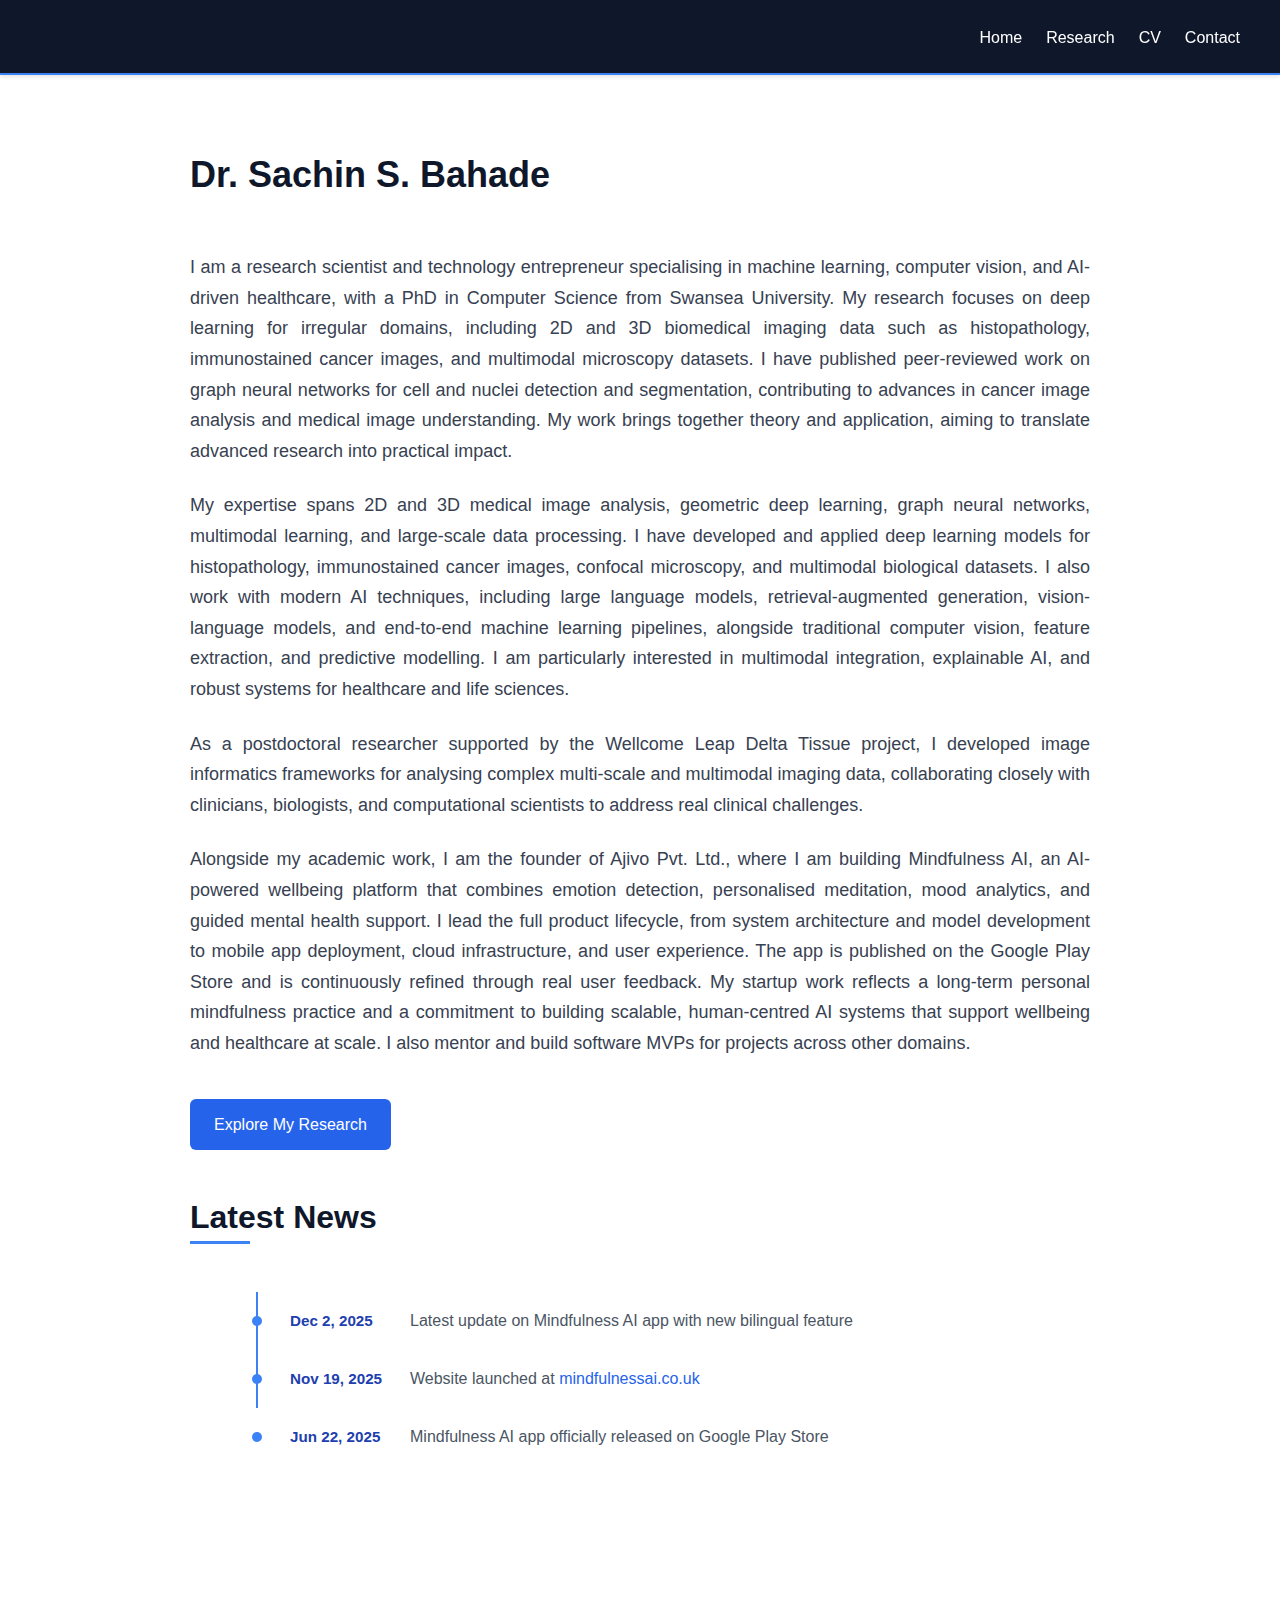
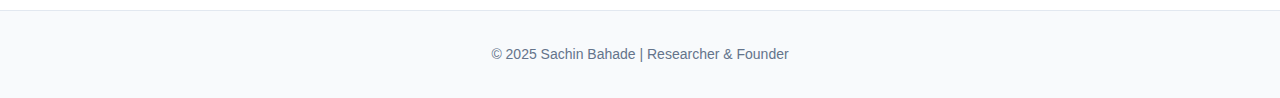
<file: index.html>
<!DOCTYPE html>
<html lang="en">
<head>
  <meta charset="UTF-8" />
  <meta name="viewport" content="width=device-width, initial-scale=1.0" />
  <title>Sachin Bahade | Researcher & Founder</title>
  <style>
    body {
      font-family: 'Inter', -apple-system, BlinkMacSystemFont, 'Segoe UI', Roboto, Oxygen, Ubuntu, Cantarell, sans-serif;
      margin: 0;
      padding: 0;
      line-height: 1.7;
      color: #1f2937;
      background-color: #ffffff;
    }
    header {
      background: #0f172a;
      color: #fff;
      padding: 0.5rem 0;
      position: sticky;
      top: 0;
      z-index: 100;
      box-shadow: 0 2px 4px rgba(0,0,0,0.1);
    }
    .header-container {
      display: flex;
      justify-content: flex-end;
      max-width: 1200px;
      margin: 0 auto;
      padding: 0 2rem;
    }
    nav {
      display: flex;
      gap: 1.5rem;
    }
    nav a {
      color: #fff;
      text-decoration: none;
      font-weight: 500;
      transition: color 0.3s ease;
      padding: 1rem 0;
    }
    nav a::after {
      content: '';
      position: absolute;
      bottom: 0;
      left: 0;
      width: 0;
      height: 2px;
      background-color: #3b82f6;
      transition: width 0.3s ease;
    }
    nav a:hover, 
    nav a.active {
      color: #ffffff;
    }
    nav a:hover::after,
    nav a.active::after {
      width: 100%;
    }
    main {
      max-width: 900px;
      margin: 3rem auto;
      padding: 0 2rem;
      text-align: justify;
    }
    h2 {
      color: #0f172a;
      font-size: 2.25rem;
      font-weight: 700;
      margin-bottom: 1.5rem;
      line-height: 1.2;
    }
    p {
      font-size: 1.125rem;
      color: #374151;
      margin-bottom: 1.5rem;
      line-height: 1.7;
    }
    .btn {
      display: inline-block;
      margin-top: 1rem;
      padding: 0.75rem 1.5rem;
      background: #2563eb;
      color: #ffffff;
      text-decoration: none;
      border-radius: 6px;
      font-weight: 500;
      transition: all 0.2s ease;
      border: none;
      cursor: pointer;
      font-size: 1rem;
    }
    .btn:hover {
      background-color: #1e40af;
    }
    .profile-container {
      display: flex;
      align-items: center;
      margin-bottom: 2rem;
      gap: 2rem;
    }
    .profile-picture {
      width: 150px;
      height: 150px;
      border-radius: 50%;
      overflow: hidden;
      border: 4px solid #0f172a;
      box-shadow: 0 4px 6px rgba(0, 0, 0, 0.1);
    }
    .profile-picture img {
      width: 100%;
      height: 100%;
      object-fit: cover;
    }
    footer {
      background: #f8fafc;
      text-align: center;
      padding: 2rem;
      margin-top: 4rem;
      color: #64748b;
      font-size: 0.875rem;
      border-top: 1px solid #e2e8f0;
    }
    @media (max-width: 768px) {
      .header-container {
        flex-direction: column;
        gap: 1rem;
        text-align: center;
      }
      nav {
        width: 100%;
        justify-content: center;
        flex-wrap: wrap;
      }
      main {
        margin: 2rem auto;
        padding: 0 1.5rem;
      }
      h2 {
        font-size: 1.875rem;
      }
      .news-grid {
        grid-template-columns: 1fr;
      }
      .news-card {
        padding: 1rem;
      }
    }
    
    /* News Section Styles */
    .news-section {
      max-width: 900px;
      margin: 0 auto;
      padding: 0 2rem 4rem;
    }
    
    .news-section h2 {
      text-align: left;
      margin-bottom: 2rem;
      color: #0f172a;
      font-size: 2rem;
      position: relative;
      padding-bottom: 0.5rem;
    }
    
    .news-section h2::after {
      content: '';
      position: absolute;
      bottom: 0;
      left: 0;
      width: 60px;
      height: 3px;
      background-color: #3b82f6;
    }
    
    .news-timeline {
      max-width: 800px;
      margin: 0 auto;
      padding: 1rem 0;
    }

    .timeline-item {
      display: flex;
      padding: 1rem 0;
      border-left: 2px solid #3b82f6;
      position: relative;
      padding-left: 2rem;
      margin-left: 1rem;
    }

    .timeline-item:last-child {
      border-left-color: transparent;
    }

    .timeline-item::before {
      content: '';
      position: absolute;
      left: -6px;
      top: 1.5rem;
      width: 10px;
      height: 10px;
      border-radius: 50%;
      background: #3b82f6;
    }

    .timeline-date {
      min-width: 120px;
      font-weight: 600;
      color: #1e40af;
      font-size: 0.95rem;
    }

    .timeline-content {
      flex: 1;
      color: #4b5563;
      line-height: 1.6;
    }

    .timeline-content a {
      color: #2563eb;
      text-decoration: none;
      transition: color 0.2s;
    }

    .timeline-content a:hover {
      color: #1e40af;
      text-decoration: underline;
    }
  </style>
</head>
<body>

<header>
  <div class="header-container">
    <nav>
      <a href="index.html" class="active">Home</a>
      <a href="research.html">Research</a>
      <!-- <a href="startup.html">Startup</a> -->
      <a href="cv.html">CV</a>
      <a href="contact.html">Contact</a>
    </nav>
  </div>
</header>

<main>
  <div class="profile-container">
    <h2>Dr. Sachin S. Bahade</h2>
  </div>
  <p>
    I am a research scientist and technology entrepreneur specialising in machine learning, computer vision, and AI-driven healthcare, with a PhD in Computer Science from Swansea University. My research focuses on deep learning for irregular domains, including 2D and 3D biomedical imaging data such as histopathology, immunostained cancer images, and multimodal microscopy datasets. I have published peer-reviewed work on graph neural networks for cell and nuclei detection and segmentation, contributing to advances in cancer image analysis and medical image understanding. My work brings together theory and application, aiming to translate advanced research into practical impact.
  </p>
  <p>
    My expertise spans 2D and 3D medical image analysis, geometric deep learning, graph neural networks, multimodal learning, and large-scale data processing. I have developed and applied deep learning models for histopathology, immunostained cancer images, confocal microscopy, and multimodal biological datasets. I also work with modern AI techniques, including large language models, retrieval-augmented generation, vision-language models, and end-to-end machine learning pipelines, alongside traditional computer vision, feature extraction, and predictive modelling. I am particularly interested in multimodal integration, explainable AI, and robust systems for healthcare and life sciences.
  </p>
  <p>
    As a postdoctoral researcher supported by the Wellcome Leap Delta Tissue project, I developed image informatics frameworks for analysing complex multi-scale and multimodal imaging data, collaborating closely with clinicians, biologists, and computational scientists to address real clinical challenges.
  </p>
  <p>
    Alongside my academic work, I am the founder of Ajivo Pvt. Ltd., where I am building Mindfulness AI, an AI-powered wellbeing platform that combines emotion detection, personalised meditation, mood analytics, and guided mental health support. I lead the full product lifecycle, from system architecture and model development to mobile app deployment, cloud infrastructure, and user experience. The app is published on the Google Play Store and is continuously refined through real user feedback. My startup work reflects a long-term personal mindfulness practice and a commitment to building scalable, human-centred AI systems that support wellbeing and healthcare at scale. I also mentor and build software MVPs for projects across other domains.
  </p>
  <a href="research.html" class="btn">Explore My Research</a>
</main>

<section id="news" class="news-section">
  <h2>Latest News</h2>
  <div class="news-timeline">
    <div class="timeline-item">
      <span class="timeline-date">Dec 2, 2025</span>
      <span class="timeline-content">Latest update on Mindfulness AI app with new bilingual feature</span>
    </div>
    <div class="timeline-item">
      <span class="timeline-date">Nov 19, 2025</span>
      <span class="timeline-content">Website launched at <a href="https://mindfulnessai.co.uk/" target="_blank" rel="noopener noreferrer">mindfulnessai.co.uk</a></span>
    </div>
    <div class="timeline-item">
      <span class="timeline-date">Jun 22, 2025</span>
      <span class="timeline-content">Mindfulness AI app officially released on <a href="https://play.google.com/store/apps/details?id=com.zjantech.mindfulnessaiapp" target="_blank" rel="noopener noreferrer"></a>Google Play Store</a></span>
    </div>
  </div>
</section>

<footer>
  © 2025 Sachin Bahade | Researcher & Founder
</footer>

</body>
</html>
</file>
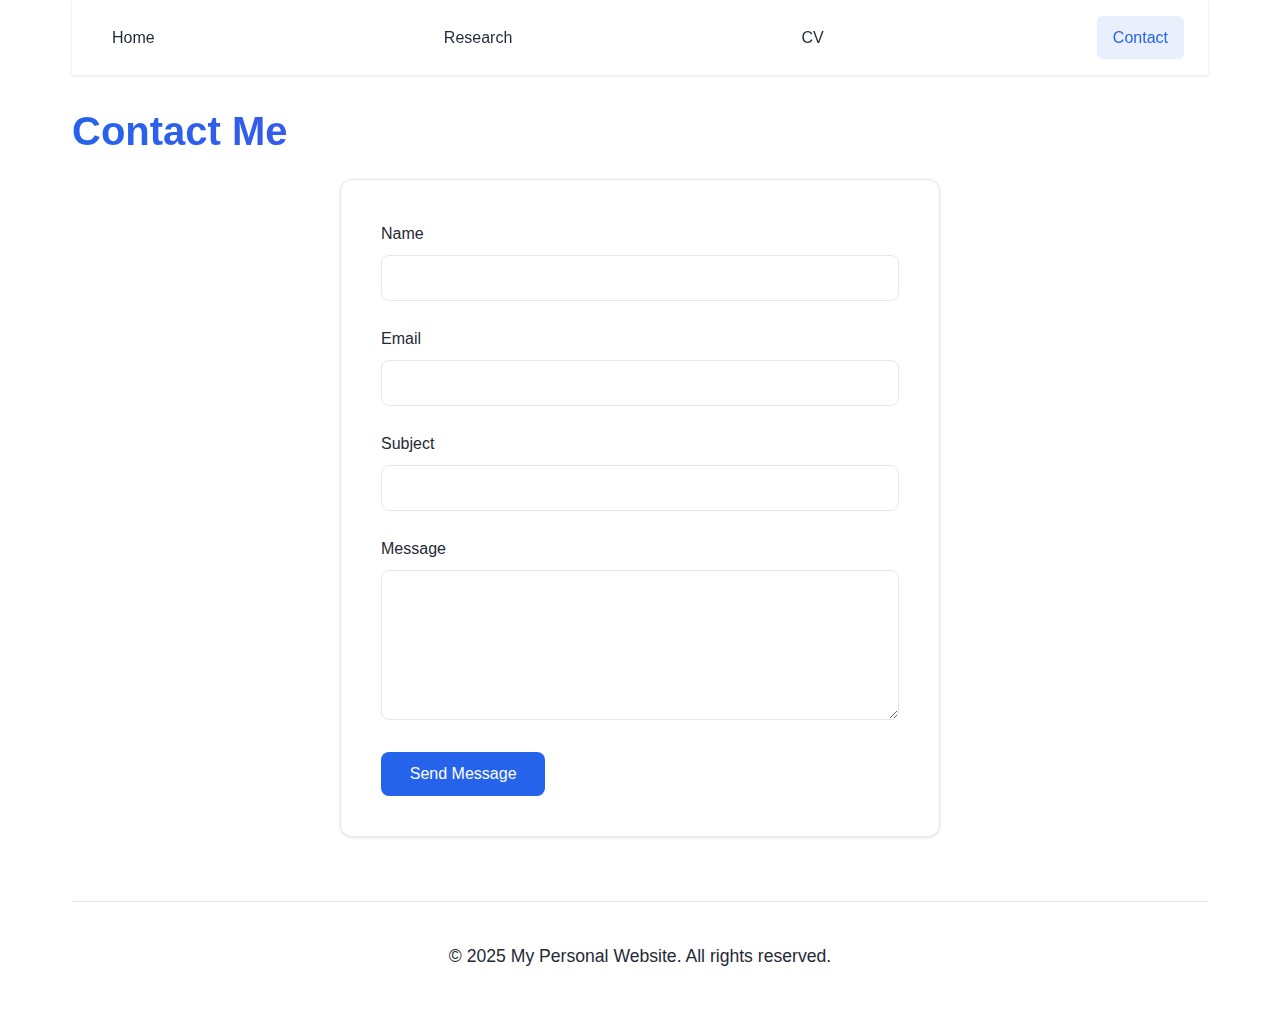
<file: contact.html>
<!DOCTYPE html>
<html lang="en">
<head>
    <meta charset="UTF-8">
    <meta name="viewport" content="width=device-width, initial-scale=1.0">
    <title>Contact - My Personal Website</title>
    <link rel="stylesheet" href="styles.css">
</head>
<body>
    <header>
        <nav>
            <a href="index.html">Home</a>
            <a href="research.html">Research</a>
            <a href="cv.html">CV</a>
            <a href="contact.html" class="active">Contact</a>
        </nav>
    </header>
    
    <main>
        <h1>Contact Me</h1>
        <form class="contact-form" action="#" method="POST">
            <div class="form-group">
                <label for="name">Name</label>
                <input type="text" id="name" name="name" required>
            </div>
            
            <div class="form-group">
                <label for="email">Email</label>
                <input type="email" id="email" name="email" required>
            </div>
            
            <div class="form-group">
                <label for="subject">Subject</label>
                <input type="text" id="subject" name="subject" required>
            </div>
            
            <div class="form-group">
                <label for="message">Message</label>
                <textarea id="message" name="message" required></textarea>
            </div>
            
            <button type="submit">Send Message</button>
        </form>
    </main>
    
    <footer>
        <p>&copy; 2025 My Personal Website. All rights reserved.</p>
    </footer>
</body>
</html>
</file>
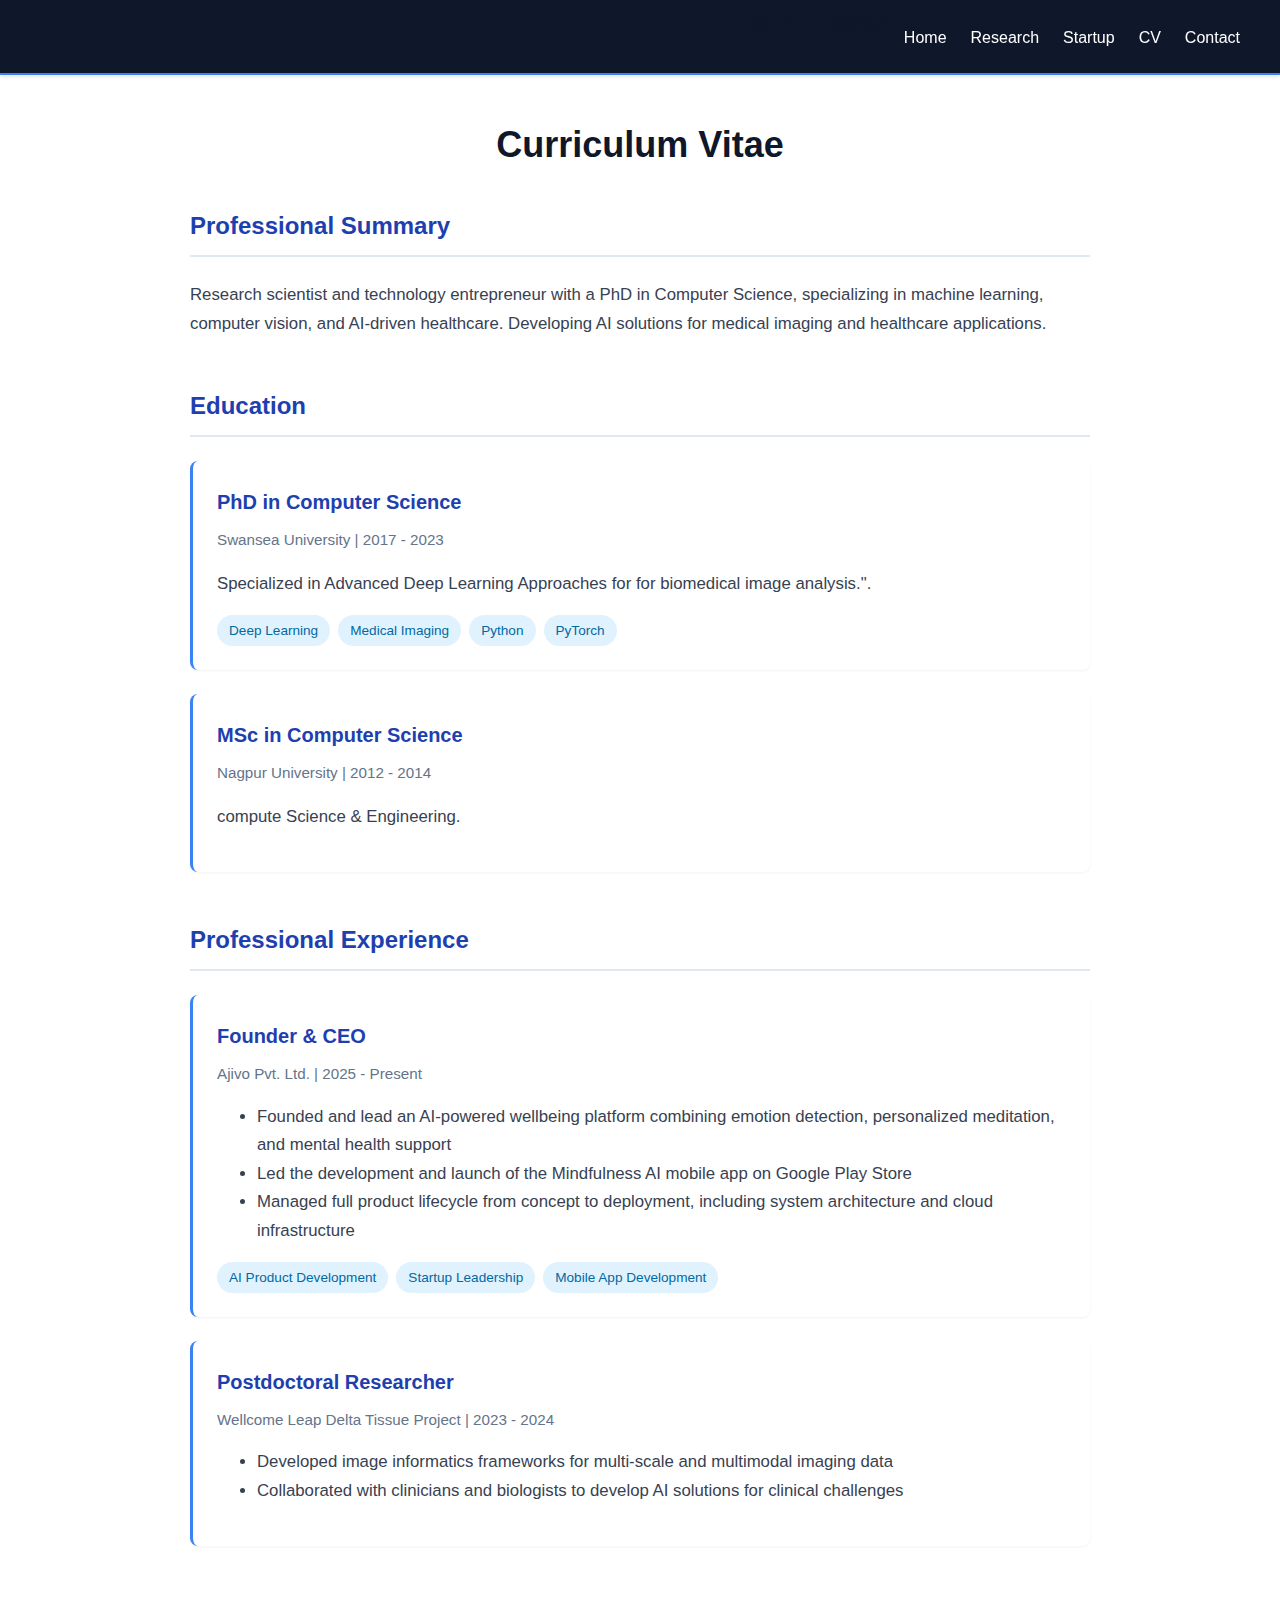
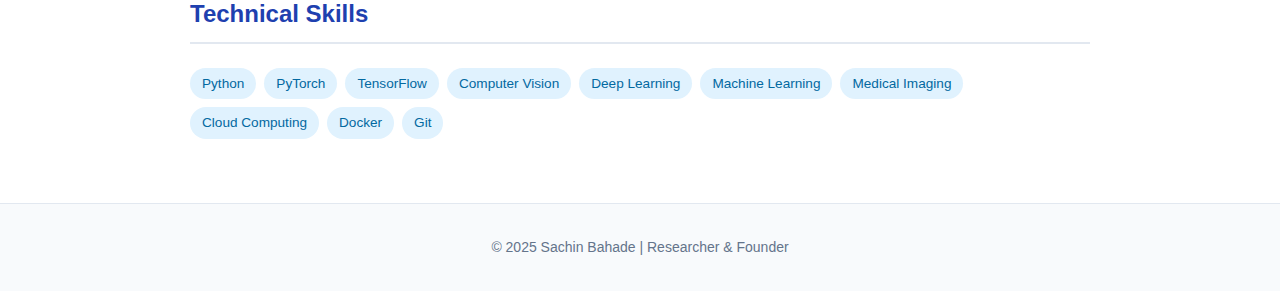
<file: cv.html>
<!DOCTYPE html>
<html lang="en">
<head>
  <meta charset="UTF-8" />
  <meta name="viewport" content="width=device-width, initial-scale=1.0" />
  <title>Curriculum Vitae | Sachin Bahade</title>
  <style>
    body {
      font-family: 'Inter', -apple-system, BlinkMacSystemFont, 'Segoe UI', Roboto, Oxygen, Ubuntu, Cantarell, sans-serif;
      margin: 0;
      padding: 0;
      line-height: 1.7;
      color: #1f2937;
      background-color: #ffffff;
    }
    header {
      background: #0f172a;
      color: #fff;
      padding: 0.5rem 0;
      position: sticky;
      top: 0;
      z-index: 100;
      box-shadow: 0 2px 4px rgba(0,0,0,0.1);
    }
    .header-container {
      display: flex;
      justify-content: flex-end;
      max-width: 1200px;
      margin: 0 auto;
      padding: 0 2rem;
    }
    header h1 {
      margin: 0;
      font-size: 1.5rem;
      font-weight: 600;
      letter-spacing: -0.5px;
    }
    nav {
      display: flex;
      gap: 1.5rem;
    }
    nav a {
      color: #fff;
      text-decoration: none;
      font-weight: 500;
      transition: color 0.3s ease;
      padding: 1rem 0;
    }
    nav a::after {
      content: '';
      position: absolute;
      bottom: 0;
      left: 0;
      width: 0;
      height: 2px;
      background-color: #3b82f6;
      transition: width 0.3s ease;
    }
    nav a:hover, 
    nav a.active {
      color: #ffffff;
    }
    nav a:hover::after,
    nav a.active::after {
      width: 100%;
    }
    main {
      max-width: 900px;
      margin: 3rem auto;
      padding: 0 2rem;
    }
    h1 {
      color: #0f172a;
      font-size: 2.25rem;
      font-weight: 700;
      margin-bottom: 2rem;
      line-height: 1.2;
      text-align: center;
    }
    h2 {
      color: #1e40af;
      font-size: 1.5rem;
      margin: 2.5rem 0 1.5rem;
      padding-bottom: 0.5rem;
      border-bottom: 2px solid #e2e8f0;
    }
    h3 {
      color: #1f2937;
      font-size: 1.25rem;
      margin: 1.5rem 0 0.5rem;
    }
    p, li {
      font-size: 1.05rem;
      color: #374151;
      line-height: 1.7;
    }
    .cv-section {
      margin-bottom: 3rem;
    }
    .cv-item {
      background: #ffffff;
      border-radius: 8px;
      padding: 1.5rem;
      margin-bottom: 1.5rem;
      box-shadow: 0 1px 3px rgba(0, 0, 0, 0.05);
      border-left: 3px solid #3b82f6;
    }
    .cv-item h3 {
      margin-top: 0;
      color: #1e40af;
    }
    .date {
      color: #64748b;
      font-size: 0.95rem;
      margin-bottom: 0.5rem;
      display: block;
    }
    .skills {
      display: flex;
      flex-wrap: wrap;
      gap: 0.5rem;
      margin-top: 1rem;
    }
    .skill-tag {
      background: #e0f2fe;
      color: #0369a1;
      padding: 0.25rem 0.75rem;
      border-radius: 9999px;
      font-size: 0.85rem;
      font-weight: 500;
    }
    .btn-download {
      display: inline-flex;
      align-items: center;
      gap: 0.5rem;
      margin-top: 1rem;
      padding: 0.75rem 1.5rem;
      background: #2563eb;
      color: #ffffff;
      text-decoration: none;
      border-radius: 6px;
      font-weight: 500;
      transition: all 0.2s ease;
    }
    .btn-download:hover {
      background: #1d4ed8;
      transform: translateY(-1px);
      box-shadow: 0 4px 6px -1px rgba(0, 0, 0, 0.1);
    }
    footer {
      background: #f8fafc;
      text-align: center;
      padding: 2rem;
      margin-top: 4rem;
      color: #64748b;
      font-size: 0.875rem;
      border-top: 1px solid #e2e8f0;
    }
    @media (max-width: 768px) {
      .header-container {
        flex-direction: column;
        gap: 1rem;
        text-align: center;
      }
      nav {
        width: 100%;
        justify-content: center;
        flex-wrap: wrap;
      }
      main {
        margin: 2rem auto;
        padding: 0 1.5rem;
      }
      h1 {
        font-size: 1.875rem;
      }
    }
  </style>
</head>
<body>

<header>
  <div class="header-container">
    <h1>Sachin Bahade</h1>
    <nav>
      <a href="index.html">Home</a>
      <a href="research.html">Research</a>
      <a href="startup.html">Startup</a>
      <a href="cv.html" class="active">CV</a>
      <a href="contact.html">Contact</a>
    </nav>
  </div>
</header>

<main>
  <h1>Curriculum Vitae</h1>

  <section class="cv-section">
    <h2>Professional Summary</h2>
    <p>Research scientist and technology entrepreneur with a PhD in Computer Science, specializing in machine learning, computer vision, and AI-driven healthcare. Developing AI solutions for medical imaging and healthcare applications.</p>
  </section>
  
  <section class="cv-section">
    <h2>Education</h2>
    <div class="cv-item">
      <h3>PhD in Computer Science</h3>
      <span class="date">Swansea University | 2017 - 2023</span>
      <p>Specialized in Advanced Deep Learning Approaches for for biomedical image analysis.".</p>
      <div class="skills">
        <span class="skill-tag">Deep Learning</span>
        <span class="skill-tag">Medical Imaging</span>
        <span class="skill-tag">Python</span>
        <span class="skill-tag">PyTorch</span>
      </div>
    </div>
    
    <div class="cv-item">
      <h3>MSc in Computer Science</h3>
      <span class="date">Nagpur University | 2012 - 2014</span>
      <p>compute Science & Engineering.</p>
    </div>
  </section>
  
  <section class="cv-section">
    <h2>Professional Experience</h2>
    <div class="cv-item">
      <h3>Founder & CEO</h3>
      <span class="date">Ajivo Pvt. Ltd. | 2025 - Present</span>
      <ul>
        <li>Founded and lead an AI-powered wellbeing platform combining emotion detection, personalized meditation, and mental health support</li>
        <li>Led the development and launch of the Mindfulness AI mobile app on Google Play Store</li>
        <li>Managed full product lifecycle from concept to deployment, including system architecture and cloud infrastructure</li>
      </ul>
      <div class="skills">
        <span class="skill-tag">AI Product Development</span>
        <span class="skill-tag">Startup Leadership</span>
        <span class="skill-tag">Mobile App Development</span>
      </div>
    </div>
    
    <div class="cv-item">
      <h3>Postdoctoral Researcher</h3>
      <span class="date">Wellcome Leap Delta Tissue Project | 2023 - 2024</span>
      <ul>
        <li>Developed image informatics frameworks for multi-scale and multimodal imaging data</li>
        <li>Collaborated with clinicians and biologists to develop AI solutions for clinical challenges</li>
      </ul>
    </div>
  </section>
  
  <section class="cv-section">
    <h2>Technical Skills</h2>
    <div class="skills">
      <span class="skill-tag">Python</span>
      <span class="skill-tag">PyTorch</span>
      <span class="skill-tag">TensorFlow</span>
      <span class="skill-tag">Computer Vision</span>
      <span class="skill-tag">Deep Learning</span>
      <span class="skill-tag">Machine Learning</span>
      <span class="skill-tag">Medical Imaging</span>
      <span class="skill-tag">Cloud Computing</span>
      <span class="skill-tag">Docker</span>
      <span class="skill-tag">Git</span>
    </div>
  </section>
</main>

<footer>
  © 2025 Sachin Bahade | Researcher & Founder
</footer>

</body>
</html>
</file>
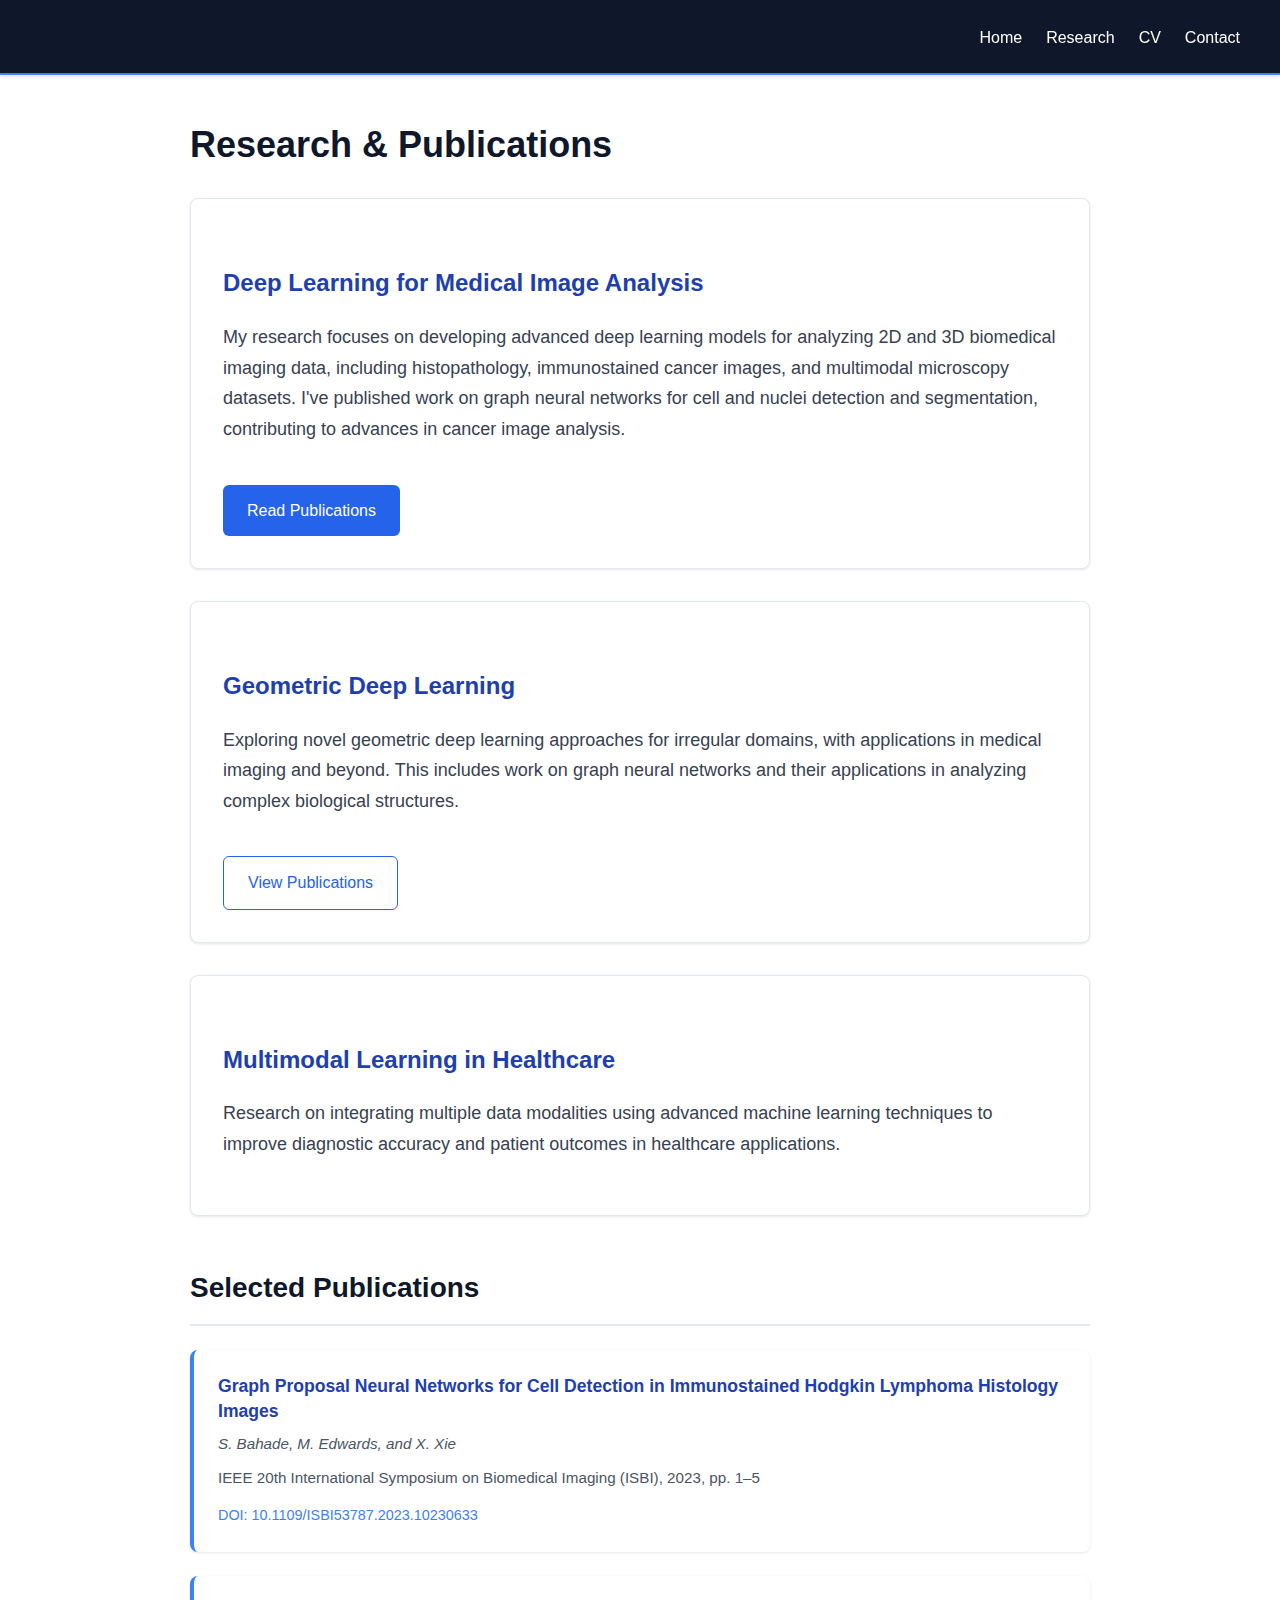
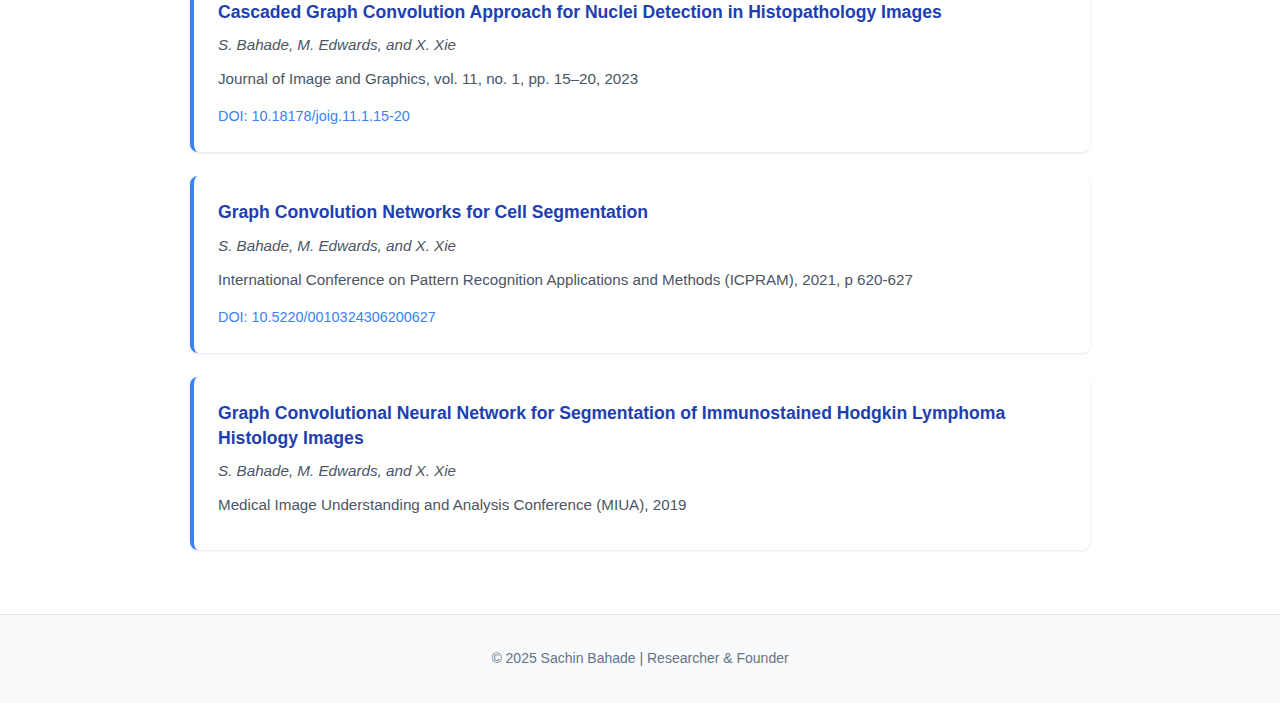
<file: research.html>
<!DOCTYPE html>
<html lang="en">
<head>
  <meta charset="UTF-8" />
  <meta name="viewport" content="width=device-width, initial-scale=1.0" />
  <title>Research | Sachin Bahade</title>
  <style>
    body {
      font-family: 'Inter', -apple-system, BlinkMacSystemFont, 'Segoe UI', Roboto, Oxygen, Ubuntu, Cantarell, sans-serif;
      margin: 0;
      padding: 0;
      line-height: 1.7;
      color: #1f2937;
      background-color: #ffffff;
    }
    header {
      background: #0f172a;
      color: #fff;
      padding: 0.5rem 0;
      position: sticky;
      top: 0;
      z-index: 100;
      box-shadow: 0 2px 4px rgba(0,0,0,0.1);
    }
    .header-container {
      display: flex;
      justify-content: flex-end;
      max-width: 1200px;
      margin: 0 auto;
      padding: 0 2rem;
    }
    header h1 {
      margin: 0;
      font-size: 1.5rem;
      font-weight: 600;
      letter-spacing: -0.5px;
    }
    nav {
      display: flex;
      gap: 1.5rem;
    }
    nav a {
      color: #fff;
      text-decoration: none;
      font-weight: 500;
      transition: color 0.3s ease;
      padding: 1rem 0;
    }
    nav a::after {
      content: '';
      position: absolute;
      bottom: 0;
      left: 0;
      width: 0;
      height: 2px;
      background-color: #3b82f6;
      transition: width 0.3s ease;
    }
    nav a:hover, 
    nav a.active {
      color: #ffffff;
    }
    nav a:hover::after,
    nav a.active::after {
      width: 100%;
    }
    main {
      max-width: 900px;
      margin: 3rem auto;
      padding: 0 2rem;
    }
    h1 {
      color: #0f172a;
      font-size: 2.25rem;
      font-weight: 700;
      margin-bottom: 2rem;
      line-height: 1.2;
    }
    h2 {
      color: #1e40af;
      font-size: 1.5rem;
      margin: 2rem 0 1rem;
    }
    p {
      font-size: 1.125rem;
      color: #374151;
      margin-bottom: 1.5rem;
      line-height: 1.7;
    }
    .research-item {
      background: #ffffff;
      border-radius: 8px;
      padding: 2rem;
      margin-bottom: 2rem;
      box-shadow: 0 1px 3px rgba(0, 0, 0, 0.1);
      border: 1px solid #e2e8f0;
      transition: transform 0.2s ease, box-shadow 0.2s ease;
    }
    .research-item:hover {
      transform: translateY(-2px);
      box-shadow: 0 4px 6px -1px rgba(0, 0, 0, 0.1), 0 2px 4px -1px rgba(0, 0, 0, 0.06);
    }
    .btn {
      display: inline-block;
      margin-top: 1rem;
      padding: 0.75rem 1.5rem;
      background: #2563eb;
      color: #ffffff;
      text-decoration: none;
      border-radius: 6px;
      font-weight: 500;
      transition: all 0.2s ease;
      border: none;
      cursor: pointer;
      font-size: 1rem;
    }
    .btn-outline {
      background: transparent;
      border: 1px solid #2563eb;
      color: #2563eb;
    }
    .btn:hover {
      background: #1d4ed8;
      transform: translateY(-1px);
      box-shadow: 0 4px 6px -1px rgba(0, 0, 0, 0.1), 0 2px 4px -1px rgba(0, 0, 0, 0.06);
    }
    .btn-outline:hover {
      background: #eff6ff;
    }

    /* Publications Styles */
    .publications-header {
      margin: 3rem 0 1.5rem;
      padding-bottom: 0.75rem;
      border-bottom: 2px solid #e2e8f0;
      color: #0f172a;
      font-size: 1.75rem;
      font-weight: 600;
    }

    .publication {
      margin-bottom: 1.5rem;
      padding: 1.5rem;
      background: #ffffff;
      border-radius: 8px;
      box-shadow: 0 1px 3px rgba(0, 0, 0, 0.1);
      transition: transform 0.2s ease, box-shadow 0.2s ease;
      border-left: 4px solid #3b82f6;
    }

    .publication:hover {
      transform: translateY(-2px);
      box-shadow: 0 4px 6px -1px rgba(0, 0, 0, 0.1);
    }

    .publication h3 {
      color: #1e40af;
      margin: 0 0 0.5rem 0;
      font-size: 1.1rem;
      line-height: 1.4;
    }

    .publication-authors {
      color: #4b5563;
      font-style: italic;
      margin: 0.5rem 0;
      font-size: 0.95rem;
    }

    .publication-venue {
      color: #4b5563;
      margin: 0.5rem 0;
      font-size: 0.95rem;
    }

    .publication-doi {
      color: #3b82f6;
      font-size: 0.9rem;
      margin: 0.75rem 0 0 0;
    }

    .publication-doi a {
      color: #3b82f6;
      text-decoration: none;
      transition: color 0.2s;
    }

    .publication-doi a:hover {
      color: #1e40af;
      text-decoration: underline;
    }

    @media (max-width: 768px) {
      .publication {
        padding: 1.25rem;
      }
      
      .publications-header {
        font-size: 1.5rem;
        margin: 2.5rem 0 1.25rem;
      }
      
      .publication h3 {
        font-size: 1rem;
      }
      
      .publication-authors,
      .publication-venue {
        font-size: 0.9rem;
      }
    }

    footer {
      background: #f8fafc;
      text-align: center;
      padding: 2rem;
      margin-top: 4rem;
      color: #64748b;
      font-size: 0.875rem;
      border-top: 1px solid #e2e8f0;
    }
    @media (max-width: 768px) {
      .header-container {
        flex-direction: column;
        gap: 1rem;
        text-align: center;
      }
      nav {
        width: 100%;
        justify-content: center;
        flex-wrap: wrap;
      }
      main {
        margin: 2rem auto;
        padding: 0 1.5rem;
      }
      h1 {
        font-size: 1.875rem;
      }
    }
  </style>
</head>
<body>

<header>
  <div class="header-container">
    <h1>Sachin Bahade</h1>
    <nav>
      <a href="index.html">Home</a>
      <a href="research.html" class="active">Research</a>
      <!-- <a href="startup.html">Startup</a> -->
      <a href="cv.html">CV</a>
      <a href="contact.html">Contact</a>
    </nav>
  </div>
</header>

<main>
  <h1>Research & Publications</h1>
  
  <div class="research-item">
    <h2>Deep Learning for Medical Image Analysis</h2>
    <p>My research focuses on developing advanced deep learning models for analyzing 2D and 3D biomedical imaging data, including histopathology, immunostained cancer images, and multimodal microscopy datasets. I've published work on graph neural networks for cell and nuclei detection and segmentation, contributing to advances in cancer image analysis.</p>
    <a href="#publications" class="btn" onclick="event.preventDefault(); document.getElementById('publications').scrollIntoView({behavior: 'smooth'});">Read Publications</a>
  </div>

  <div class="research-item">
    <h2>Geometric Deep Learning</h2>
    <p>Exploring novel geometric deep learning approaches for irregular domains, with applications in medical imaging and beyond. This includes work on graph neural networks and their applications in analyzing complex biological structures.</p>
    <a href="#publications" class="btn btn-outline" onclick="event.preventDefault(); document.getElementById('publications').scrollIntoView({behavior: 'smooth'});">View Publications</a>
  </div>

  <div class="research-item">
    <h2>Multimodal Learning in Healthcare</h2>
    <p>Research on integrating multiple data modalities using advanced machine learning techniques to improve diagnostic accuracy and patient outcomes in healthcare applications.</p>
  </div>

  <h2 id="publications" class="publications-header">Selected Publications</h2>

  <div class="publication">
    <h3>Graph Proposal Neural Networks for Cell Detection in Immunostained Hodgkin Lymphoma Histology Images</h3>
    <p class="publication-authors">S. Bahade, M. Edwards, and X. Xie</p>
    <p class="publication-venue">IEEE 20th International Symposium on Biomedical Imaging (ISBI), 2023, pp. 1–5</p>
    <p class="publication-doi">DOI: <a href="https://doi.org/10.1109/ISBI53787.2023.10230633" target="_blank" rel="noopener noreferrer">10.1109/ISBI53787.2023.10230633</a></p>
  </div>

  <div class="publication">
    <h3>Cascaded Graph Convolution Approach for Nuclei Detection in Histopathology Images</h3>
    <p class="publication-authors">S. Bahade, M. Edwards, and X. Xie</p>
    <p class="publication-venue">Journal of Image and Graphics, vol. 11, no. 1, pp. 15–20, 2023</p>
    <p class="publication-doi">DOI: <a href="https://doi.org/10.18178/joig.11.1.15-20" target="_blank" rel="noopener noreferrer">10.18178/joig.11.1.15-20</a></p>
  </div>

  <div class="publication">
    <h3>Graph Convolution Networks for Cell Segmentation</h3>
    <p class="publication-authors">S. Bahade, M. Edwards, and X. Xie</p>
    <p class="publication-venue">International Conference on Pattern Recognition Applications and Methods (ICPRAM), 2021, p 620-627</p>
    <p class="publication-doi">DOI: <a href="https://doi.org/10.5220/0010324306200627" target="_blank" rel="noopener noreferrer">10.5220/0010324306200627</a></p>
  </div>

  <div class="publication">
    <h3>Graph Convolutional Neural Network for Segmentation of Immunostained Hodgkin Lymphoma Histology Images</h3>
    <p class="publication-authors">S. Bahade, M. Edwards, and X. Xie</p>
    <p class="publication-venue">Medical Image Understanding and Analysis Conference (MIUA), 2019</p>
  </div>
</main>

<footer>
  © 2025 Sachin Bahade | Researcher & Founder
</footer>

</body>
</html>
</file>
<file: styles.css>
/* Modern CSS Reset and Base Styles */
:root {
    --primary-color: #2563eb;
    --primary-hover: #1d4ed8;
    --text-color: #1f2937;
    --text-light: #6b7280;
    --bg-light: #f9fafb;
    --border-color: #e5e7eb;
    --shadow-sm: 0 1px 3px rgba(0, 0, 0, 0.1);
    --shadow-md: 0 4px 6px -1px rgba(0, 0, 0, 0.1), 0 2px 4px -1px rgba(0, 0, 0, 0.06);
    --transition: all 0.3s ease;
}

* {
    margin: 0;
    padding: 0;
    box-sizing: border-box;
}

html {
    scroll-behavior: smooth;
}

body {
    font-family: 'Inter', -apple-system, BlinkMacSystemFont, 'Segoe UI', Roboto, Oxygen, Ubuntu, Cantarell, sans-serif;
    line-height: 1.7;
    color: var(--text-color);
    background-color: #ffffff;
    max-width: 1200px;
    margin: 0 auto;
    padding: 0 2rem;
}

/* Typography */
h1, h2, h3, h4, h5, h6 {
    font-weight: 700;
    line-height: 1.2;
    margin-bottom: 1.5rem;
    color: #111827;
}

h1 {
    font-size: 2.5rem;
    background: linear-gradient(90deg, #2563eb, #7c3aed);
    -webkit-background-clip: text;
    -webkit-text-fill-color: transparent;
    margin-bottom: 1.5rem;
}

h2 {
    font-size: 2rem;
    position: relative;
    display: inline-block;
    margin: 2rem 0 1.5rem;
}

h2::after {
    content: '';
    position: absolute;
    left: 0;
    bottom: -8px;
    width: 60px;
    height: 4px;
    background: var(--primary-color);
    border-radius: 2px;
}

p {
    margin-bottom: 1.5rem;
    color: var(--text-color);
    font-size: 1.1rem;
}

a {
    color: var(--primary-color);
    text-decoration: none;
    transition: var(--transition);
}

a:hover {
    color: var(--primary-hover);
    text-decoration: underline;
}

/* Layout */
.container {
    max-width: 1200px;
    margin: 0 auto;
    padding: 0 1.5rem;
}

/* Header & Navigation */
header {
    background-color: white;
    box-shadow: var(--shadow-sm);
    position: sticky;
    top: 0;
    z-index: 100;
    padding: 1rem 0;
    margin-bottom: 2rem;
}

nav {
    display: flex;
    justify-content: space-between;
    align-items: center;
    max-width: 1200px;
    margin: 0 auto;
    padding: 0 1.5rem;
}

.nav-links {
    display: flex;
    gap: 1.5rem;
}

nav a {
    color: var(--text-color);
    text-decoration: none;
    font-weight: 500;
    padding: 0.5rem 1rem;
    border-radius: 6px;
    transition: var(--transition);
}

nav a:hover, nav a.active {
    color: var(--primary-color);
    background-color: rgba(37, 99, 235, 0.1);
    text-decoration: none;
}

/* Hero Section */
.hero {
    padding: 4rem 0;
    text-align: left;
}

.hero p {
    font-size: 1.2rem;
    line-height: 1.8;
    color: #374151;
    max-width: 800px;
    margin: 0 auto 2rem;
}

/* Content Sections */
section {
    margin-bottom: 4rem;
    padding: 2rem 0;
}

/* Research & CV Sections */
.research-item, .cv-section {
    background: white;
    border-radius: 12px;
    padding: 2rem;
    margin-bottom: 2rem;
    box-shadow: var(--shadow-sm);
    transition: transform 0.3s ease, box-shadow 0.3s ease;
    border: 1px solid var(--border-color);
}

.research-item:hover, .cv-section:hover {
    transform: translateY(-4px);
    box-shadow: var(--shadow-md);
}

.cv-item {
    margin-bottom: 2rem;
    padding-bottom: 1.5rem;
    border-bottom: 1px solid var(--border-color);
}

.cv-item:last-child {
    border-bottom: none;
    margin-bottom: 0;
    padding-bottom: 0;
}

/* Contact Form */
.contact-form {
    max-width: 600px;
    margin: 0 auto;
    background: white;
    padding: 2.5rem;
    border-radius: 12px;
    box-shadow: var(--shadow-sm);
    border: 1px solid var(--border-color);
}

.form-group {
    margin-bottom: 1.5rem;
}

label {
    display: block;
    margin-bottom: 0.5rem;
    font-weight: 500;
    color: var(--text-color);
}

input[type="text"],
input[type="email"],
textarea {
    width: 100%;
    padding: 0.8rem 1rem;
    border: 1px solid var(--border-color);
    border-radius: 8px;
    font-size: 1rem;
    transition: var(--transition);
    font-family: inherit;
}

input[type="text"]:focus,
input[type="email"]:focus,
textarea:focus {
    outline: none;
    border-color: var(--primary-color);
    box-shadow: 0 0 0 3px rgba(37, 99, 235, 0.1);
}

textarea {
    min-height: 150px;
    resize: vertical;
}

button, .btn {
    background-color: var(--primary-color);
    color: white;
    padding: 0.8rem 1.8rem;
    border: none;
    border-radius: 8px;
    cursor: pointer;
    font-size: 1rem;
    font-weight: 500;
    transition: var(--transition);
    display: inline-block;
    text-align: center;
}

button:hover, .btn:hover {
    background-color: var(--primary-hover);
    transform: translateY(-2px);
    box-shadow: var(--shadow-md);
    text-decoration: none;
}

/* Footer */
footer {
    margin-top: 4rem;
    padding: 2.5rem 0;
    text-align: center;
    border-top: 1px solid var(--border-color);
    color: var(--text-light);
    font-size: 0.95rem;
}

/* Responsive Design */
@media (max-width: 768px) {
    body {
        padding: 0 1rem;
    }
    
    h1 {
        font-size: 2rem;
    }
    
    h2 {
        font-size: 1.75rem;
    }
    
    .nav-links {
        display: none; /* Consider a mobile menu for smaller screens */
    }
    
    .hero {
        padding: 2.5rem 0;
    }
    
    .hero p {
        font-size: 1.1rem;
    }
    
    .research-item, .cv-section, .contact-form {
        padding: 1.5rem;
    }
}

/* Animations */
@keyframes fadeIn {
    from { opacity: 0; transform: translateY(20px); }
    to { opacity: 1; transform: translateY(0); }
}

.fade-in {
    animation: fadeIn 0.6s ease-out forwards;
}

/* Utility Classes */
.text-center { text-align: center; }
.mt-1 { margin-top: 0.5rem; }
.mt-2 { margin-top: 1rem; }
.mt-3 { margin-top: 1.5rem; }
.mb-1 { margin-bottom: 0.5rem; }
.mb-2 { margin-bottom: 1rem; }
.mb-3 { margin-bottom: 1.5rem; }
</file>
